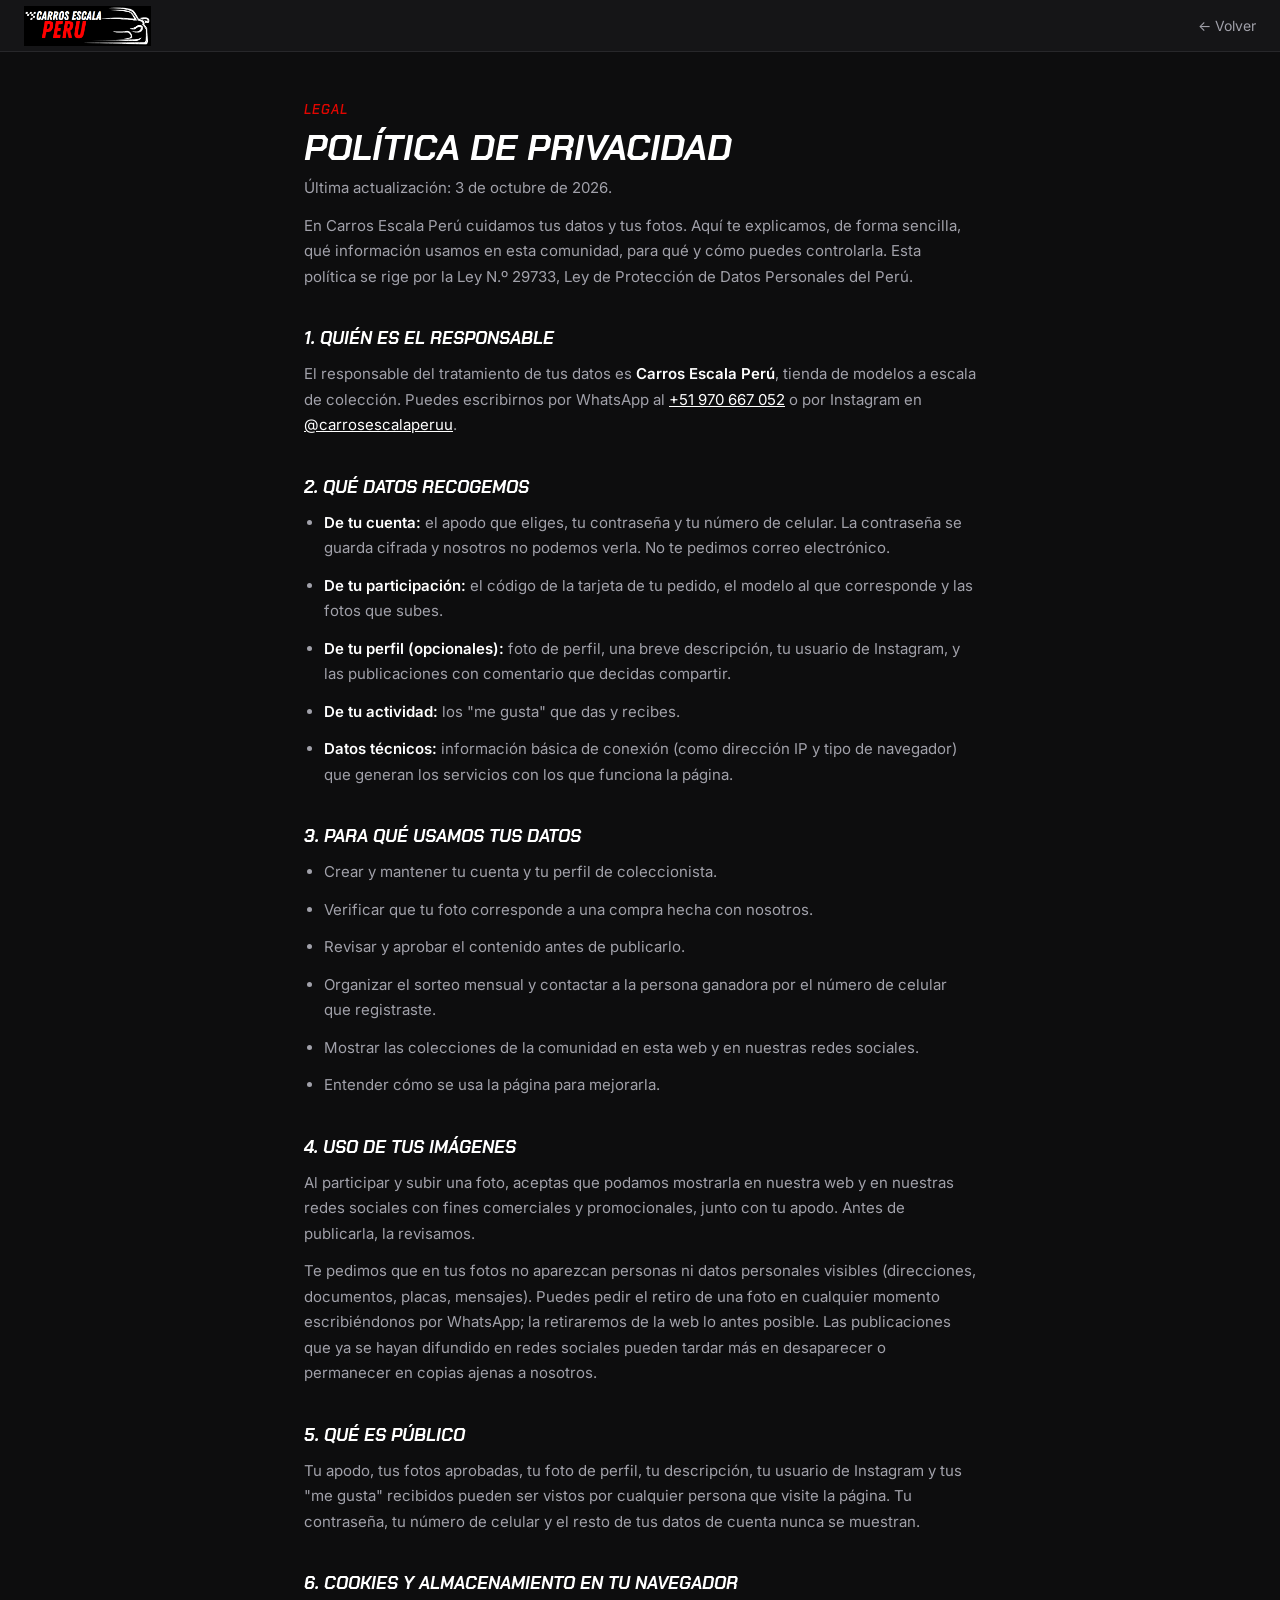
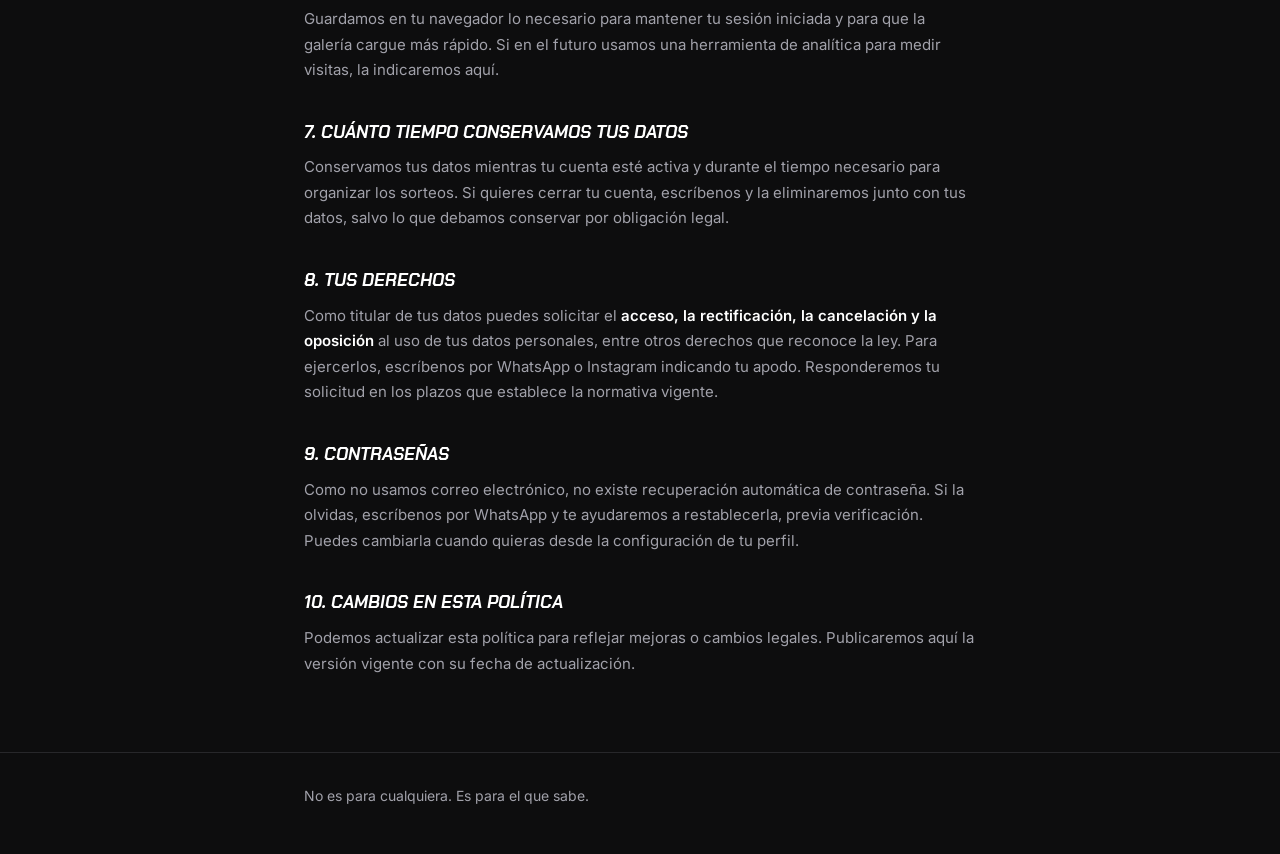
<file: privacidad.html>
<!DOCTYPE html>
<html lang="es">
<head>
  <link rel="icon" type="image/png" href="[data-uri]">
<meta charset="utf-8">
<meta name="viewport" content="width=device-width, initial-scale=1, viewport-fit=cover">
<title>Política de privacidad · Carros Escala Perú</title>
<link rel="preconnect" href="https://fonts.googleapis.com">
<link rel="preconnect" href="https://fonts.gstatic.com" crossorigin>
<link href="https://fonts.googleapis.com/css2?family=Chakra+Petch:ital,wght@0,600;1,700&family=Inter:wght@400;500;600;700&display=swap" rel="stylesheet">
<link rel="stylesheet" href="base.css">
<style>
.logo{display:flex;align-items:center}
.logo img{display:block;height:40px;width:auto}
.doc h2{font-family:var(--fh);font-weight:700;font-style:italic;text-transform:uppercase;font-size:1.1rem;margin:2.25rem 0 .6rem}
.doc p,.doc li{color:var(--tx2);font-size:.9375rem;line-height:1.7;margin:0 0 .75rem}
.doc ul{padding-left:1.25rem;margin:0 0 .75rem}
.doc a{color:var(--tx);text-decoration:underline}
.doc strong{color:var(--tx);font-weight:600}
footer{border-top:1px solid var(--line);padding:2rem 0 3rem;color:var(--tx2);font-size:.875rem}
</style>
</head>
<body>
<nav class="nav" aria-label="Principal">
  <a class="logo" href="index.html"><img src="logo.png" alt="Carros Escala Perú"></a>
  <a class="back" href="index.html">← Volver</a>
</nav>

<main>
  <div class="wrap doc">
    <div class="eyebrow">Legal</div>
    <h1 class="h2">Política de privacidad</h1>
    <p>Última actualización: 3 de octubre de 2026.</p>
    <p>En Carros Escala Perú cuidamos tus datos y tus fotos. Aquí te explicamos, de forma sencilla, qué información usamos en esta comunidad, para qué y cómo puedes controlarla. Esta política se rige por la Ley N.º 29733, Ley de Protección de Datos Personales del Perú.</p>

    <h2>1. Quién es el responsable</h2>
    <p>El responsable del tratamiento de tus datos es <strong>Carros Escala Perú</strong>, tienda de modelos a escala de colección. Puedes escribirnos por WhatsApp al <a href="https://wa.me/51970667052" target="_blank" rel="noopener">+51 970 667 052</a> o por Instagram en <a href="https://www.instagram.com/carrosescalaperuu/" target="_blank" rel="noopener">@carrosescalaperuu</a>.</p>

    <h2>2. Qué datos recogemos</h2>
    <ul>
      <li><strong>De tu cuenta:</strong> el apodo que eliges, tu contraseña y tu número de celular. La contraseña se guarda cifrada y nosotros no podemos verla. No te pedimos correo electrónico.</li>
      <li><strong>De tu participación:</strong> el código de la tarjeta de tu pedido, el modelo al que corresponde y las fotos que subes.</li>
      <li><strong>De tu perfil (opcionales):</strong> foto de perfil, una breve descripción, tu usuario de Instagram, y las publicaciones con comentario que decidas compartir.</li>
      <li><strong>De tu actividad:</strong> los "me gusta" que das y recibes.</li>
      <li><strong>Datos técnicos:</strong> información básica de conexión (como dirección IP y tipo de navegador) que generan los servicios con los que funciona la página.</li>
    </ul>

    <h2>3. Para qué usamos tus datos</h2>
    <ul>
      <li>Crear y mantener tu cuenta y tu perfil de coleccionista.</li>
      <li>Verificar que tu foto corresponde a una compra hecha con nosotros.</li>
      <li>Revisar y aprobar el contenido antes de publicarlo.</li>
      <li>Organizar el sorteo mensual y contactar a la persona ganadora por el número de celular que registraste.</li>
      <li>Mostrar las colecciones de la comunidad en esta web y en nuestras redes sociales.</li>
      <li>Entender cómo se usa la página para mejorarla.</li>
    </ul>

    <h2>4. Uso de tus imágenes</h2>
    <p>Al participar y subir una foto, aceptas que podamos mostrarla en nuestra web y en nuestras redes sociales con fines comerciales y promocionales, junto con tu apodo. Antes de publicarla, la revisamos.</p>
    <p>Te pedimos que en tus fotos no aparezcan personas ni datos personales visibles (direcciones, documentos, placas, mensajes). Puedes pedir el retiro de una foto en cualquier momento escribiéndonos por WhatsApp; la retiraremos de la web lo antes posible. Las publicaciones que ya se hayan difundido en redes sociales pueden tardar más en desaparecer o permanecer en copias ajenas a nosotros.</p>

    <h2>5. Qué es público</h2>
    <p>Tu apodo, tus fotos aprobadas, tu foto de perfil, tu descripción, tu usuario de Instagram y tus "me gusta" recibidos pueden ser vistos por cualquier persona que visite la página. Tu contraseña, tu número de celular y el resto de tus datos de cuenta nunca se muestran.</p>


    <h2>6. Cookies y almacenamiento en tu navegador</h2>
    <p>Guardamos en tu navegador lo necesario para mantener tu sesión iniciada y para que la galería cargue más rápido. Si en el futuro usamos una herramienta de analítica para medir visitas, la indicaremos aquí.</p>

    <h2>7. Cuánto tiempo conservamos tus datos</h2>
    <p>Conservamos tus datos mientras tu cuenta esté activa y durante el tiempo necesario para organizar los sorteos. Si quieres cerrar tu cuenta, escríbenos y la eliminaremos junto con tus datos, salvo lo que debamos conservar por obligación legal.</p>

    <h2>8. Tus derechos</h2>
    <p>Como titular de tus datos puedes solicitar el <strong>acceso, la rectificación, la cancelación y la oposición</strong> al uso de tus datos personales, entre otros derechos que reconoce la ley. Para ejercerlos, escríbenos por WhatsApp o Instagram indicando tu apodo. Responderemos tu solicitud en los plazos que establece la normativa vigente.</p>

    <h2>9. Contraseñas</h2>
    <p>Como no usamos correo electrónico, no existe recuperación automática de contraseña. Si la olvidas, escríbenos por WhatsApp y te ayudaremos a restablecerla, previa verificación. Puedes cambiarla cuando quieras desde la configuración de tu perfil.</p>


    <h2>10. Cambios en esta política</h2>
    <p>Podemos actualizar esta política para reflejar mejoras o cambios legales. Publicaremos aquí la versión vigente con su fecha de actualización.</p>
  </div>
</main>

<footer>
  <div class="wrap">No es para cualquiera. Es para el que sabe.</div>
</footer>
</body>
</html>
</file>
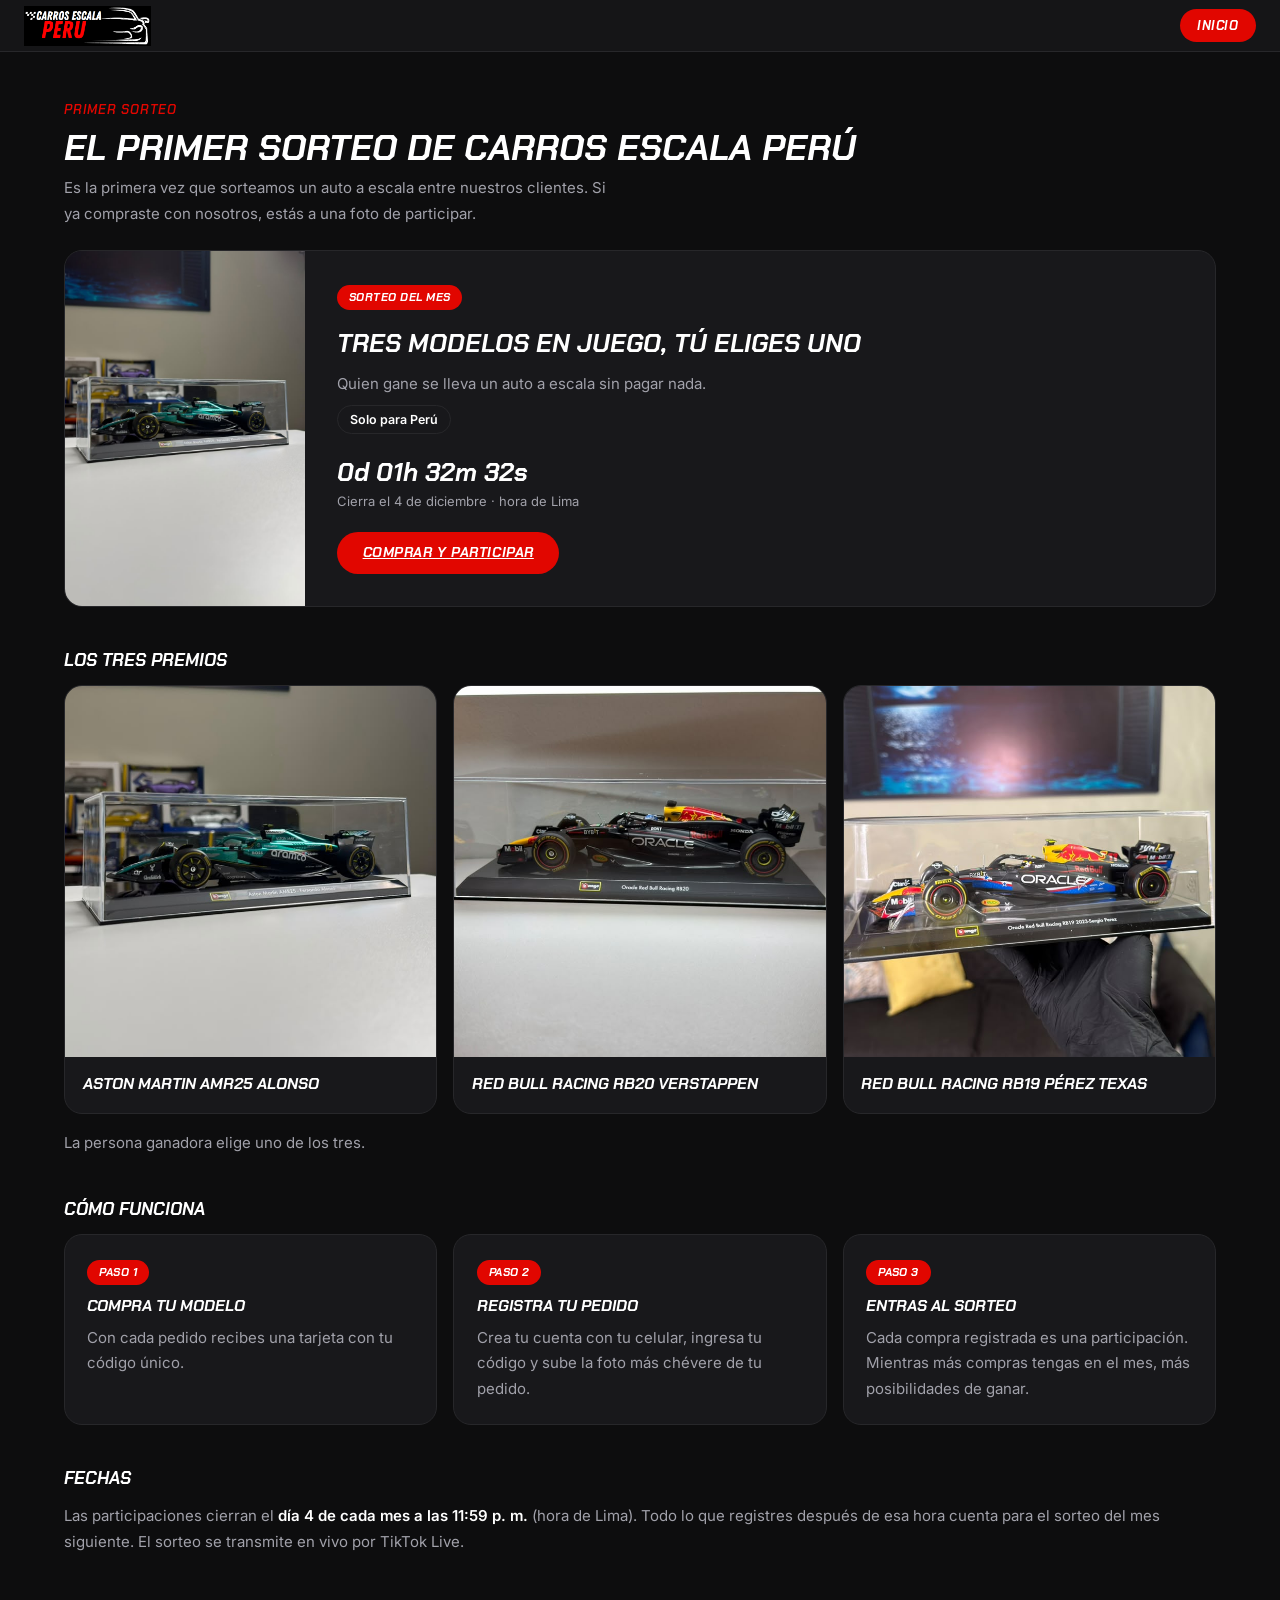
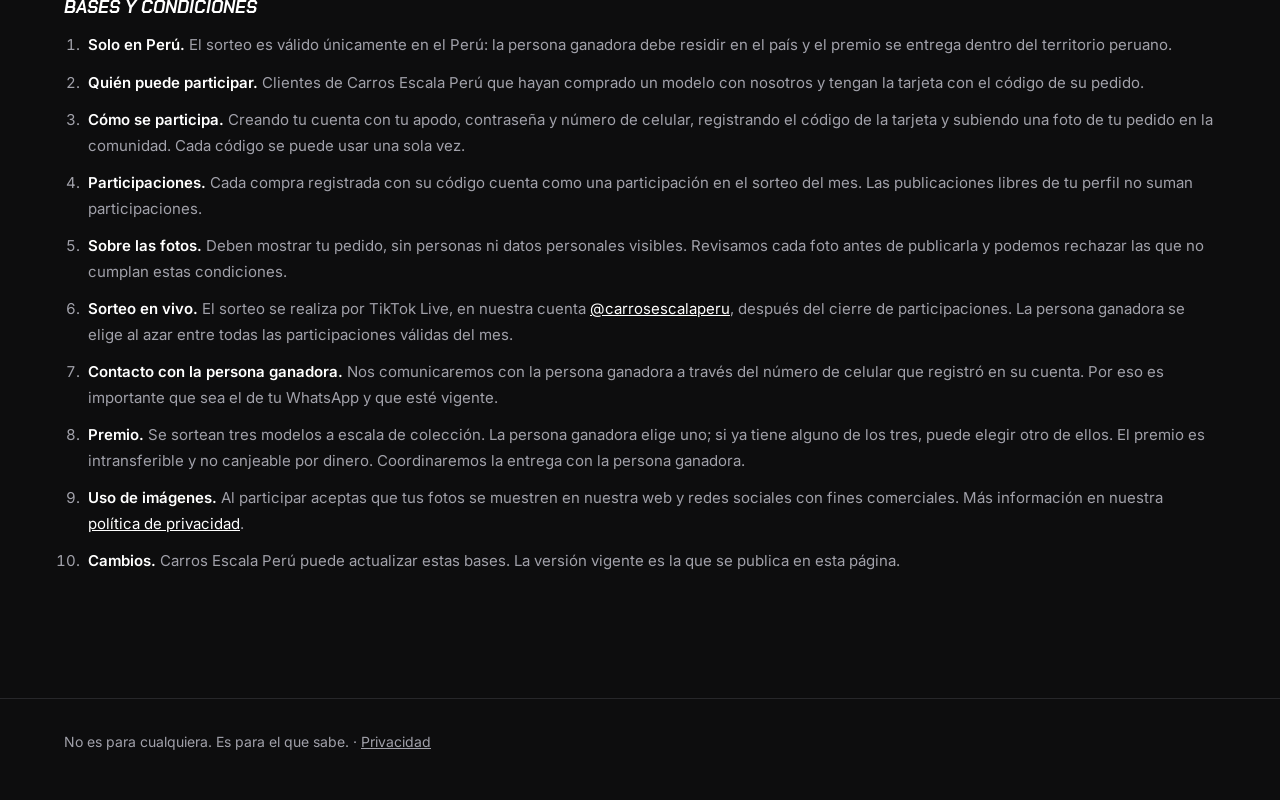
<file: sorteo.html>
<!DOCTYPE html>
<html lang="es">
<head>
  <link rel="icon" type="image/png" href="[data-uri]">
<meta charset="utf-8">
<meta name="viewport" content="width=device-width, initial-scale=1, viewport-fit=cover">
<title>Sorteo del mes · Carros Escala Perú</title>
<link rel="preconnect" href="https://fonts.googleapis.com">
<link rel="preconnect" href="https://fonts.gstatic.com" crossorigin>
<link href="https://fonts.googleapis.com/css2?family=Chakra+Petch:ital,wght@0,600;1,700&family=Inter:wght@400;500;600;700&display=swap" rel="stylesheet">
<link rel="stylesheet" href="base.css">
<style>
.logo{display:flex;align-items:center}
.logo img{display:block;height:40px;width:auto}
.badge{display:inline-flex;background:var(--red);color:#fff;font-family:var(--fh);font-weight:700;font-style:italic;text-transform:uppercase;font-size:.72rem;letter-spacing:.04em;padding:4px 12px;border-radius:var(--r-pill)}
.days{font-family:var(--fh);font-weight:700;font-style:italic;font-size:1.6rem;font-variant-numeric:tabular-nums}
.card:has(.prize){padding:0;overflow:hidden}
.prize{display:grid;grid-template-columns:240px 1fr;align-items:stretch}
.prize .ph{height:100%;aspect-ratio:auto;min-height:240px}
.prize>div:last-child{padding:2rem}
.doc h2{font-family:var(--fh);font-weight:700;font-style:italic;text-transform:uppercase;font-size:1.1rem;margin:2.5rem 0 .75rem}
.doc p,.doc li{color:var(--tx2);font-size:.9375rem;line-height:1.7;margin:0 0 .75rem}
.doc ol,.doc ul{padding-left:1.25rem;margin:0}
.doc li{padding-left:.25rem}
.doc strong{color:var(--tx);font-weight:600}
.doc a{color:var(--tx);text-decoration:underline}
.steps{display:grid;grid-template-columns:repeat(3,1fr);gap:1rem;margin-top:.5rem}
.steps .card{padding:1.4rem}
.steps h3{margin:.6rem 0 .4rem;font-family:var(--fh);font-weight:700;font-style:italic;text-transform:uppercase;font-size:1rem}
.steps p{margin:0}
.pe{display:inline-block;border:1px solid var(--line);border-radius:var(--r-pill);padding:3px 12px;font-size:.78rem;color:var(--tx);font-weight:600}
.premios{display:grid;grid-template-columns:repeat(3,1fr);gap:1rem}
.premios .it{padding:0;overflow:hidden}
.premios .ph{aspect-ratio:1/1}
.premios .b{padding:.9rem 1.1rem 1.1rem}
.premios b{font-family:var(--fh);font-weight:700;font-style:italic;text-transform:uppercase;font-size:1rem}
footer{border-top:1px solid var(--line);padding:2rem 0 3rem;color:var(--tx2);font-size:.875rem;margin-top:3rem}
@media(max-width:800px){.prize{grid-template-columns:1fr}.prize .ph{height:auto;aspect-ratio:4/3;min-height:0}.prize>div:last-child{padding:1.5rem}.steps{grid-template-columns:1fr}.premios{grid-template-columns:1fr}}
</style>
</head>
<body>
<nav class="nav" aria-label="Principal">
  <a class="logo" href="index.html"><img src="logo.png" alt="Carros Escala Perú"></a>
  <a class="btn sm" href="index.html">Inicio</a>
</nav>

<main>
  <div class="wrap wide doc">
    <div class="eyebrow">Primer sorteo</div>
    <h1 class="h2">El primer sorteo de Carros Escala Perú</h1>
    <p style="max-width:62ch;margin:.5rem 0 0">Es la primera vez que sorteamos un auto a escala entre nuestros clientes. Si ya compraste con nosotros, estás a una foto de participar.</p>

    <div class="card" style="margin-top:1.5rem">
      <div class="prize">
        <div class="ph"><img src="premio.jpg" alt="Premio del sorteo del mes"></div>
        <div>
          <span class="badge">Sorteo del mes</span>
          <h2 style="margin:.9rem 0 .5rem;font-size:1.6rem">Tres modelos en juego, tú eliges uno</h2>
          <p style="margin:0 0 .5rem">Quien gane se lleva un auto a escala sin pagar nada.</p>
          <p style="margin:0 0 1.25rem"><span class="pe">Solo para Perú</span></p>
          <div class="days" data-cuenta role="timer">—</div>
          <div class="tiny" data-cierre>para el cierre</div>
          <div style="margin-top:1.25rem"><a class="btn" href="https://wa.me/51970667052?text=Hola%2C%20quiero%20hacer%20un%20pedido%20y%20participar%20en%20el%20sorteo%20del%20mes." target="_blank" rel="noopener">Comprar y participar</a></div>
        </div>
      </div>
    </div>

    <h2>Los tres premios</h2>
    <div class="premios">
      <div class="card it"><div class="ph"><img src="premio.jpg" alt="Aston Martin AMR25 Alonso" onerror="this.remove()"></div><div class="b"><b>Aston Martin AMR25 Alonso</b></div></div>
      <div class="card it"><div class="ph"><img src="premio-2.jpg" alt="Red Bull Racing RB20 Verstappen" onerror="this.remove()"></div><div class="b"><b>Red Bull Racing RB20 Verstappen</b></div></div>
      <div class="card it"><div class="ph"><img src="premio-3.jpg" alt="Red Bull Racing RB19 Pérez Texas" onerror="this.remove()"></div><div class="b"><b>Red Bull Racing RB19 Pérez Texas</b></div></div>
    </div>
    <p style="margin-top:1rem">La persona ganadora elige uno de los tres.</p>

    <h2>Cómo funciona</h2>
    <div class="steps">
      <div class="card"><span class="badge">Paso 1</span><h3>Compra tu modelo</h3><p>Con cada pedido recibes una tarjeta con tu código único.</p></div>
      <div class="card"><span class="badge">Paso 2</span><h3>Registra tu pedido</h3><p>Crea tu cuenta con tu celular, ingresa tu código y sube la foto más chévere de tu pedido.</p></div>
      <div class="card"><span class="badge">Paso 3</span><h3>Entras al sorteo</h3><p>Cada compra registrada es una participación. Mientras más compras tengas en el mes, más posibilidades de ganar.</p></div>
    </div>

    <h2>Fechas</h2>
    <p>Las participaciones cierran el <strong>día 4 de cada mes a las 11:59 p. m.</strong> (hora de Lima). Todo lo que registres después de esa hora cuenta para el sorteo del mes siguiente. El sorteo se transmite en vivo por TikTok Live.</p>

    <h2>Bases y condiciones</h2>
    <ol>
      <li><strong>Solo en Perú.</strong> El sorteo es válido únicamente en el Perú: la persona ganadora debe residir en el país y el premio se entrega dentro del territorio peruano.</li>
      <li><strong>Quién puede participar.</strong> Clientes de Carros Escala Perú que hayan comprado un modelo con nosotros y tengan la tarjeta con el código de su pedido.</li>
      <li><strong>Cómo se participa.</strong> Creando tu cuenta con tu apodo, contraseña y número de celular, registrando el código de la tarjeta y subiendo una foto de tu pedido en la comunidad. Cada código se puede usar una sola vez.</li>
      <li><strong>Participaciones.</strong> Cada compra registrada con su código cuenta como una participación en el sorteo del mes. Las publicaciones libres de tu perfil no suman participaciones.</li>
      <li><strong>Sobre las fotos.</strong> Deben mostrar tu pedido, sin personas ni datos personales visibles. Revisamos cada foto antes de publicarla y podemos rechazar las que no cumplan estas condiciones.</li>
      <li><strong>Sorteo en vivo.</strong> El sorteo se realiza por TikTok Live, en nuestra cuenta <a href="https://www.tiktok.com/@carrosescalaperu" target="_blank" rel="noopener">@carrosescalaperu</a>, después del cierre de participaciones. La persona ganadora se elige al azar entre todas las participaciones válidas del mes.</li>
      <li><strong>Contacto con la persona ganadora.</strong> Nos comunicaremos con la persona ganadora a través del número de celular que registró en su cuenta. Por eso es importante que sea el de tu WhatsApp y que esté vigente.</li>
      <li><strong>Premio.</strong> Se sortean tres modelos a escala de colección. La persona ganadora elige uno; si ya tiene alguno de los tres, puede elegir otro de ellos. El premio es intransferible y no canjeable por dinero. Coordinaremos la entrega con la persona ganadora.</li>
      <li><strong>Uso de imágenes.</strong> Al participar aceptas que tus fotos se muestren en nuestra web y redes sociales con fines comerciales. Más información en nuestra <a href="privacidad.html">política de privacidad</a>.</li>
      <li><strong>Cambios.</strong> Carros Escala Perú puede actualizar estas bases. La versión vigente es la que se publica en esta página.</li>
    </ol>
  </div>
</main>

<footer>
  <div class="wrap wide">No es para cualquiera. Es para el que sabe. · <a href="privacidad.html" style="text-decoration:underline">Privacidad</a></div>
</footer>
<script src="cuenta.js"></script>
</body>
</html>
</file>
<file: base.css>
:root{
  color-scheme:dark;box-sizing:border-box;
  padding-top:env(safe-area-inset-top,0px);padding-bottom:env(safe-area-inset-bottom,0px);
  --bg:#0D0D0E;--card:#18181B;--glass:rgba(24,24,27,.75);--line:#27272A;--hi:rgba(255,255,255,.12);
  --red:#E10600;--glow:rgba(225,6,0,.3);--tx:#fff;--tx2:#A1A1AA;
  --fh:'Chakra Petch',system-ui,-apple-system,sans-serif;--fb:'Inter',system-ui,-apple-system,sans-serif;
  --r-sm:8px;--r-md:18px;--r-pill:9999px;
  --spring:cubic-bezier(.16,1,.3,1);--t-fast:150ms var(--spring);--t-smooth:300ms var(--spring);
}
*{box-sizing:border-box}
[hidden]{display:none!important}
body{margin:0;background:var(--bg);color:var(--tx);font-family:var(--fb);-webkit-font-smoothing:antialiased;line-height:1.5}
a{color:inherit;text-decoration:none}
h1,h2{margin:0}
.wrap{max-width:720px;margin:0 auto;padding:0 1.5rem}
.wrap.wide{max-width:1200px}
main{padding:3rem 0 4rem}
.nav{position:sticky;top:0;z-index:50;height:52px;background:var(--glass);backdrop-filter:blur(20px) saturate(180%);-webkit-backdrop-filter:blur(20px) saturate(180%);border-bottom:1px solid var(--line);display:flex;align-items:center;justify-content:space-between;padding:0 1.5rem}
.logo{font-family:var(--fh);font-weight:700;font-style:italic;text-transform:uppercase;font-size:.9rem;letter-spacing:.04em}
.logo span{color:var(--red)}
.back{font-size:.875rem;color:var(--tx2);transition:color var(--t-smooth)}
.back:hover{color:var(--tx)}
.eyebrow{font-family:var(--fh);font-weight:600;font-style:italic;text-transform:uppercase;color:var(--red);font-size:.8125rem;letter-spacing:.08em;margin-bottom:.5rem}
.h2{font-family:var(--fh);font-weight:700;font-style:italic;text-transform:uppercase;font-size:clamp(1.5rem,3vw,2.25rem);line-height:1.1;margin-bottom:.5rem}
.h3{font-family:var(--fh);font-weight:700;font-style:italic;text-transform:uppercase;font-size:1.1rem;margin:2.5rem 0 1rem}
.sub{color:var(--tx2);margin:0 0 1.75rem}
.tiny{font-size:.8125rem;color:var(--tx2)}
.btn{display:inline-flex;align-items:center;justify-content:center;font-family:var(--fh);font-weight:700;font-style:italic;text-transform:uppercase;letter-spacing:.04em;font-size:.875rem;background:var(--red);color:#fff;border:0;border-radius:var(--r-pill);padding:.65rem 1.6rem;cursor:pointer;transition:transform var(--t-fast),box-shadow var(--t-smooth)}
.btn:hover{transform:scale(1.02);box-shadow:0 8px 24px var(--glow)}
.btn:active{transform:scale(.97)}
.btn:disabled,.btn-2:disabled{opacity:.5;cursor:not-allowed;transform:none;box-shadow:none}
.btn-2{display:inline-flex;align-items:center;justify-content:center;font-family:var(--fb);font-weight:600;font-size:.875rem;background:transparent;color:var(--tx);border:1px solid var(--line);border-radius:var(--r-pill);padding:.65rem 1.6rem;cursor:pointer;transition:background var(--t-smooth),border-color var(--t-smooth)}
.btn-2:hover{background:rgba(255,255,255,.06);border-color:var(--hi)}
.btn.sm,.btn-2.sm{padding:.45rem 1.1rem;font-size:.8rem}
a:focus-visible,button:focus-visible,input:focus-visible{outline:2px solid #fff;outline-offset:3px}
.card{background:var(--card);border:1px solid var(--line);border-radius:var(--r-md);padding:2rem}
.stack{display:grid;gap:1rem}
.lbl{font-size:.8125rem;color:var(--tx2);font-weight:500}
input[type=text],input[type=email],input[type=password],input[type=tel]{width:100%;background:transparent;border:1px solid var(--line);border-radius:var(--r-pill);padding:.7rem 1.1rem;color:var(--tx);font:500 .9375rem var(--fb);transition:border-color var(--t-smooth)}
input[type=text]:focus,input[type=email]:focus,input[type=password]:focus,input[type=tel]:focus{border-color:#fff;outline:0}
input::placeholder{color:var(--tx2)}
input[type=file]{color:var(--tx2);font:500 .875rem var(--fb)}
.ph{background:repeating-linear-gradient(45deg,#1c1c1f 0 12px,#1a1a1d 12px 24px);width:100%;aspect-ratio:1/1;position:relative;overflow:hidden}
.ph img{position:absolute;inset:0;width:100%;height:100%;object-fit:cover}
.prev{max-width:240px;border-radius:var(--r-sm)}
.model{border:1px solid var(--line);border-radius:var(--r-md);padding:1rem 1.25rem}
.model b{font-family:var(--fh);font-weight:700;font-style:italic;text-transform:uppercase;font-size:1.2rem}
.list{list-style:none;margin:0;padding:0}
.list li{display:flex;justify-content:space-between;gap:1rem;padding:.7rem 0;border-top:1px solid var(--line);font-size:.9rem}
.list li span:last-child{color:var(--tx2)}
.ag{display:grid;grid-template-columns:repeat(auto-fill,minmax(220px,1fr));gap:1.25rem}
.it{padding:0;overflow:hidden}
.it .b{padding:1rem 1.1rem 1.1rem;display:grid;gap:.25rem}
.acts{display:flex;gap:.5rem;flex-wrap:wrap;margin-top:.75rem}
@media(prefers-reduced-motion:reduce){*{transition:none!important}}
</file>
